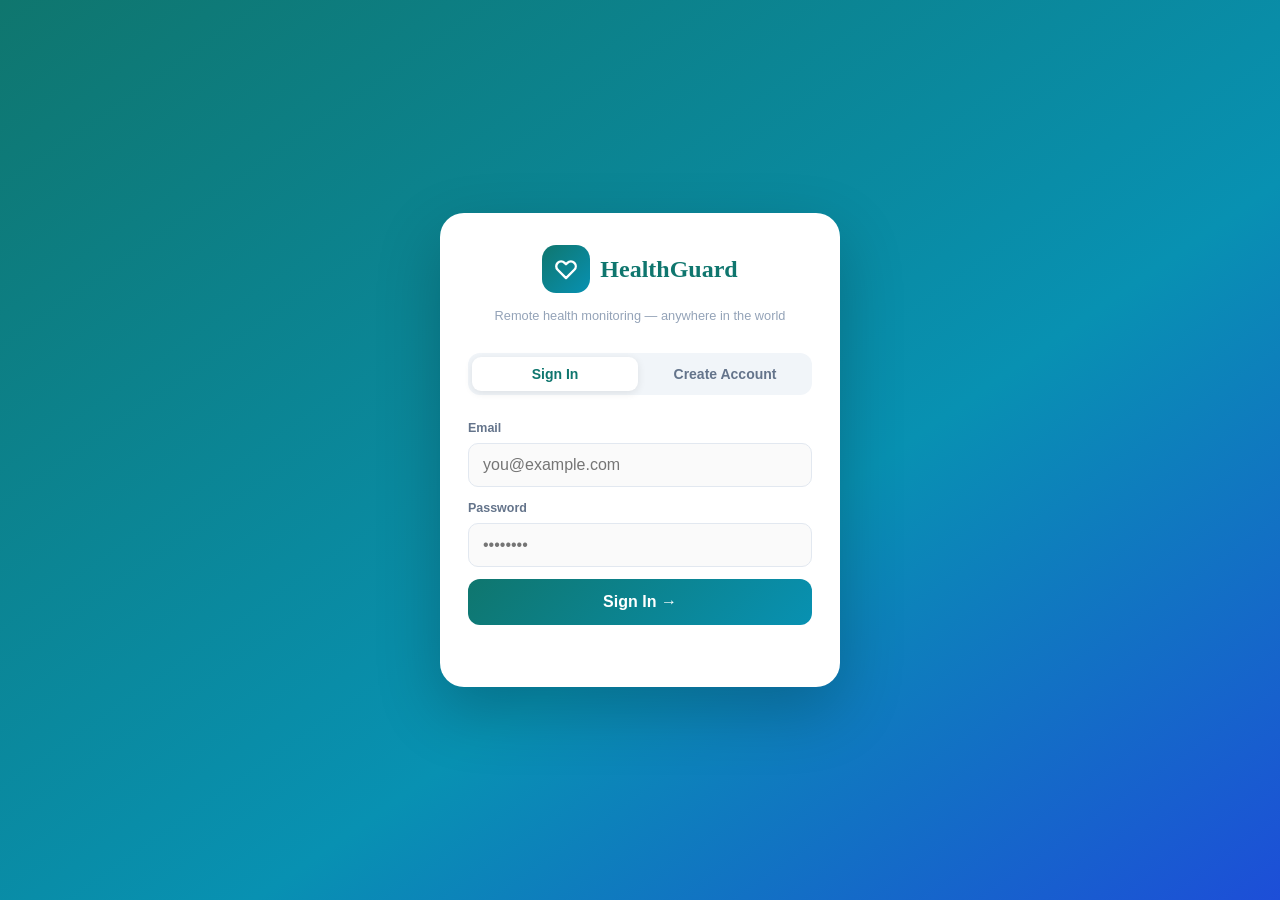
<file: frontend/index.html>
<!DOCTYPE html>
<html lang="en">
<head>
  <meta charset="UTF-8"/>
  <meta name="viewport" content="width=device-width, initial-scale=1.0, maximum-scale=1.0, user-scalable=no"/>
  <meta name="theme-color" content="#0f766e"/>
  <meta name="mobile-web-app-capable" content="yes"/>
  <meta name="apple-mobile-web-app-capable" content="yes"/>
  <title>HealthGuard – Sign In</title>
  <link rel="manifest" href="manifest.json"/>
  <link rel="stylesheet" href="app.css"/>
  <style>
    *,*::before,*::after{box-sizing:border-box}
    html,body{margin:0;padding:0;min-height:100%;background:linear-gradient(145deg,#0f766e 0%,#0891b2 60%,#1d4ed8 100%);font-family:-apple-system,BlinkMacSystemFont,'Segoe UI',Roboto,Arial,sans-serif}
    body{display:flex;align-items:center;justify-content:center;padding:20px;min-height:100vh}
    .card{background:#fff;border-radius:24px;box-shadow:0 24px 64px rgba(0,0,0,.22);padding:32px 28px;width:100%;max-width:400px}
    .logo{display:flex;align-items:center;gap:10px;justify-content:center;margin-bottom:8px}
    .logo-icon{width:48px;height:48px;background:linear-gradient(135deg,#0f766e,#0891b2);border-radius:14px;display:flex;align-items:center;justify-content:center}
    .logo-text{font-size:1.5rem;font-weight:800;font-family:Georgia,serif;color:#0f766e}
    .tagline{text-align:center;color:#94a3b8;font-size:.8rem;margin-bottom:28px}
    .tabs{display:flex;background:#f1f5f9;border-radius:12px;padding:4px;margin-bottom:24px;gap:4px}
    .tab{flex:1;padding:9px;border:none;background:none;border-radius:9px;font-size:.875rem;font-weight:600;cursor:pointer;font-family:inherit;color:#64748b;transition:all .18s}
    .tab.on{background:#fff;color:#0f766e;box-shadow:0 2px 8px rgba(0,0,0,.09)}
    .inp{display:block;width:100%;border:1.5px solid #e2e8f0;border-radius:10px;padding:12px 14px;font-size:16px;outline:none;font-family:inherit;background:#fafafa;transition:border-color .2s;margin-bottom:12px}
    .inp:focus{border-color:#0f766e;background:#fff}
    select.inp{background:#fff}
    label{font-size:.78rem;font-weight:600;color:#64748b;display:block;margin-bottom:5px}
    .btn{display:block;width:100%;background:linear-gradient(135deg,#0f766e,#0891b2);color:#fff;border:none;border-radius:12px;padding:14px;font-size:1rem;font-weight:700;cursor:pointer;font-family:inherit;transition:transform .1s,opacity .2s;margin-top:4px}
    .btn:active{transform:scale(.97);opacity:.9}
    .err{color:#dc2626;font-size:.8rem;margin-top:10px;text-align:center;min-height:20px}
    .ok{color:#166534;font-size:.8rem;margin-top:10px;text-align:center;min-height:20px}
    .role-grid{display:grid;grid-template-columns:1fr 1fr;gap:10px;margin-bottom:12px}
    .role-opt{border:2px solid #e2e8f0;border-radius:12px;padding:14px 10px;text-align:center;cursor:pointer;transition:all .18s}
    .role-opt.on{border-color:#0f766e;background:#f0fdfa}
    .role-opt input{display:none}
    .role-opt .ri{font-size:1.6rem;display:block;margin-bottom:5px}
    .role-opt .rl{font-size:.82rem;font-weight:700;color:#64748b}
    .role-opt.on .rl{color:#0f766e}
    .divider{text-align:center;color:#cbd5e1;font-size:.75rem;margin:4px 0 12px;position:relative}
    .divider::before,.divider::after{content:'';position:absolute;top:50%;width:38%;height:1px;background:#e2e8f0}
    .divider::before{left:0}.divider::after{right:0}
  </style>
</head>
<body>
<div class="card">
  <div class="logo">
    <div class="logo-icon">
      <svg width="26" height="26" fill="none" stroke="#fff" stroke-width="2.2" viewBox="0 0 24 24"><path stroke-linecap="round" stroke-linejoin="round" d="M4.318 6.318a4.5 4.5 0 000 6.364L12 20.364l7.682-7.682a4.5 4.5 0 00-6.364-6.364L12 7.636l-1.318-1.318a4.5 4.5 0 00-6.364 0z"/></svg>
    </div>
    <span class="logo-text">HealthGuard</span>
  </div>
  <p class="tagline">Remote health monitoring — anywhere in the world</p>

  <div class="tabs">
    <button class="tab on" onclick="switchTab('login')">Sign In</button>
    <button class="tab"    onclick="switchTab('register')">Create Account</button>
  </div>

  <!-- LOGIN -->
  <div id="loginForm">
    <label>Email</label>
    <input id="lEmail" type="email" class="inp" placeholder="you@example.com" autocomplete="email"/>
    <label>Password</label>
    <input id="lPass" type="password" class="inp" placeholder="••••••••" autocomplete="current-password"/>
    <button class="btn" onclick="doLogin()">Sign In →</button>
    <div id="lMsg" class="err"></div>
  </div>

  <!-- REGISTER -->
  <div id="regForm" style="display:none">
    <label>Your Name</label>
    <input id="rName" type="text" class="inp" placeholder="Full name" autocomplete="name"/>
    <label>Email</label>
    <input id="rEmail" type="email" class="inp" placeholder="you@example.com" autocomplete="email"/>
    <label>Password</label>
    <input id="rPass" type="password" class="inp" placeholder="Min 6 characters" autocomplete="new-password"/>
    <label>I am a…</label>
    <div class="role-grid">
      <label class="role-opt on" id="rolePatientOpt">
        <input type="radio" name="role" value="patient" checked onchange="pickRole('patient')"/>
        <span class="ri">🧑‍⚕️</span><span class="rl">Patient</span>
      </label>
      <label class="role-opt" id="roleCgOpt">
        <input type="radio" name="role" value="caregiver" onchange="pickRole('caregiver')"/>
        <span class="ri">👩‍⚕️</span><span class="rl">Caregiver</span>
      </label>
    </div>
    <button class="btn" onclick="doRegister()">Create Account →</button>
    <div id="rMsg" class="err"></div>
  </div>
</div>

<script src="js/storage.js"></script>
<script>
  // Redirect if already logged in
  const _u = API.currentUser();
  if(_u){ window.location.href = _u.role==='caregiver' ? 'caregiver.html' : 'patient.html'; }

  let _role='patient';

  function switchTab(t){
    document.querySelectorAll('.tab').forEach((b,i)=>b.classList.toggle('on',i===(t==='login'?0:1)));
    document.getElementById('loginForm').style.display = t==='login'?'':'none';
    document.getElementById('regForm').style.display   = t==='register'?'':'none';
    document.getElementById('lMsg').textContent='';
    document.getElementById('rMsg').textContent='';
  }

  function pickRole(r){
    _role=r;
    document.getElementById('rolePatientOpt').classList.toggle('on',r==='patient');
    document.getElementById('roleCgOpt').classList.toggle('on',r==='caregiver');
  }

  async function doLogin(){
    const btn=event.target;btn.disabled=true;btn.textContent='Signing in…';
    const msg=document.getElementById('lMsg');msg.className='err';msg.textContent='';
    const r = await API.login(document.getElementById('lEmail').value, document.getElementById('lPass').value);
    btn.disabled=false;btn.textContent='Sign In →';
    if(r.ok){
      window.location.href = r.data.user.role==='caregiver' ? 'caregiver.html' : 'patient.html';
    } else {
      msg.textContent = r.data.error || 'Login failed.';
    }
  }

  async function doRegister(){
    const btn=event.target;btn.disabled=true;btn.textContent='Creating…';
    const msg=document.getElementById('rMsg');msg.className='err';msg.textContent='';
    const r = await API.register(
      document.getElementById('rName').value,
      document.getElementById('rEmail').value,
      document.getElementById('rPass').value,
      _role
    );
    btn.disabled=false;btn.textContent='Create Account →';
    if(r.ok){
      msg.className='ok';msg.textContent='Account created! Signing you in…';
      const r2 = await API.login(document.getElementById('rEmail').value, document.getElementById('rPass').value);
      if(r2.ok) window.location.href = r2.data.user.role==='caregiver' ? 'caregiver.html' : 'patient.html';
    } else {
      msg.textContent = r.data.error || 'Registration failed.';
    }
  }

  // Enter key support
  document.addEventListener('keydown', e=>{ if(e.key==='Enter'){ const lf=document.getElementById('loginForm'); lf.style.display!=='none'?doLogin():doRegister(); }});
</script>
</body>
</html>
</file>
<file: frontend/app.css>
/* ============================================================
   app.css – HealthGuard local utility CSS
   Replaces Tailwind CDN + Google Fonts for full offline use
   ============================================================ */

/* ── Reset ── */
*, *::before, *::after { box-sizing: border-box; }
html { line-height: 1.5; -webkit-text-size-adjust: 100%; tab-size: 4; }
body { margin: 0; font-family: -apple-system, BlinkMacSystemFont, 'Segoe UI', Roboto, 'Helvetica Neue', Arial, sans-serif; }
hr { border: none; border-top: 1px solid #e2e8f0; }
a { color: inherit; }
button, input, select, textarea { font-family: inherit; font-size: 100%; }
svg { display: block; }

/* ── Typography ── */
.serif { font-family: Georgia, 'Times New Roman', serif; }
.font-semibold { font-weight: 600; }
.font-bold { font-weight: 700; }
.font-medium { font-weight: 500; }
.font-normal { font-weight: 400; }
.text-xs  { font-size: .75rem;  line-height: 1rem; }
.text-sm  { font-size: .875rem; line-height: 1.25rem; }
.text-base{ font-size: 1rem;    line-height: 1.5rem; }
.text-lg  { font-size: 1.125rem;line-height: 1.75rem; }
.text-xl  { font-size: 1.25rem; line-height: 1.75rem; }
.text-2xl { font-size: 1.5rem;  line-height: 2rem; }
.text-3xl { font-size: 1.875rem;line-height: 2.25rem; }
.uppercase { text-transform: uppercase; }
.lowercase { text-transform: lowercase; }
.tracking-wide { letter-spacing: .025em; }
.text-center  { text-align: center; }
.text-left    { text-align: left; }
.text-right   { text-align: right; }
.truncate { overflow: hidden; text-overflow: ellipsis; white-space: nowrap; }
.whitespace-nowrap { white-space: nowrap; }
.break-words { word-break: break-word; }
.underline { text-decoration: underline; }
.no-underline { text-decoration: none; }
.italic { font-style: italic; }
.leading-none   { line-height: 1; }
.leading-tight  { line-height: 1.25; }
.leading-snug   { line-height: 1.375; }
.leading-normal { line-height: 1.5; }
.leading-relaxed{ line-height: 1.625; }

/* ── Colors – text ── */
.text-white      { color: #fff; }
.text-black      { color: #000; }
.text-gray-300   { color: #d1d5db; }
.text-gray-400   { color: #9ca3af; }
.text-gray-500   { color: #6b7280; }
.text-gray-600   { color: #4b5563; }
.text-gray-700   { color: #374151; }
.text-gray-800   { color: #1f2937; }
.text-gray-900   { color: #111827; }
.text-slate-400  { color: #94a3b8; }
.text-slate-500  { color: #64748b; }
.text-slate-600  { color: #475569; }
.text-slate-700  { color: #334155; }
.text-slate-800  { color: #1e293b; }
.text-teal-100   { color: #ccfbf1; }
.text-teal-400   { color: #2dd4bf; }
.text-teal-500   { color: #14b8a6; }
.text-teal-600   { color: #0d9488; }
.text-teal-700   { color: #0f766e; }
.text-teal-800   { color: #115e59; }
.text-teal-900   { color: #134e4a; }
.text-cyan-400   { color: #22d3ee; }
.text-blue-400   { color: #60a5fa; }
.text-blue-500   { color: #3b82f6; }
.text-blue-600   { color: #2563eb; }
.text-blue-700   { color: #1d4ed8; }
.text-blue-800   { color: #1e40af; }
.text-blue-900   { color: #1e3a8a; }
.text-red-400    { color: #f87171; }
.text-red-500    { color: #ef4444; }
.text-red-600    { color: #dc2626; }
.text-red-700    { color: #b91c1c; }
.text-purple-600 { color: #9333ea; }
.text-purple-700 { color: #7e22ce; }
.text-violet-600 { color: #7c3aed; }
.text-violet-700 { color: #6d28d9; }
.text-green-600  { color: #16a34a; }
.text-green-700  { color: #15803d; }
.text-emerald-600{ color: #059669; }
.text-yellow-600 { color: #ca8a04; }
.text-orange-600 { color: #ea580c; }
.text-amber-700  { color: #b45309; }
.text-rose-600   { color: #e11d48; }
.text-indigo-600 { color: #4f46e5; }

/* ── Colors – background ── */
.bg-white       { background-color: #fff; }
.bg-black       { background-color: #000; }
.bg-transparent { background-color: transparent; }
.bg-gray-50     { background-color: #f9fafb; }
.bg-gray-100    { background-color: #f3f4f6; }
.bg-gray-200    { background-color: #e5e7eb; }
.bg-slate-50    { background-color: #f8fafc; }
.bg-slate-100   { background-color: #f1f5f9; }
.bg-teal-50     { background-color: #f0fdfa; }
.bg-teal-100    { background-color: #ccfbf1; }
.bg-teal-200    { background-color: #99f6e4; }
.bg-teal-300    { background-color: #5eead4; }
.bg-teal-600    { background-color: #0d9488; }
.bg-teal-700    { background-color: #0f766e; }
.bg-cyan-400    { background-color: #22d3ee; }
.bg-blue-50     { background-color: #eff6ff; }
.bg-blue-100    { background-color: #dbeafe; }
.bg-blue-600    { background-color: #2563eb; }
.bg-blue-700    { background-color: #1d4ed8; }
.bg-red-50      { background-color: #fff1f2; }
.bg-red-100     { background-color: #fee2e2; }
.bg-green-50    { background-color: #f0fdf4; }
.bg-green-100   { background-color: #dcfce7; }
.bg-purple-50   { background-color: #faf5ff; }
.bg-purple-100  { background-color: #f3e8ff; }
.bg-violet-50   { background-color: #f5f3ff; }
.bg-violet-100  { background-color: #ede9fe; }
.bg-yellow-50   { background-color: #fefce8; }
.bg-yellow-100  { background-color: #fef9c3; }
.bg-orange-100  { background-color: #ffedd5; }
.bg-emerald-400 { background-color: #34d399; }
.bg-sky-50      { background-color: #f0f9ff; }
.bg-sky-100     { background-color: #e0f2fe; }

/* ── Border ── */
.border      { border-width: 1px; border-style: solid; }
.border-0    { border-width: 0; }
.border-2    { border-width: 2px; border-style: solid; }
.border-4    { border-width: 4px; border-style: solid; }
.border-t    { border-top-width: 1px; border-top-style: solid; }
.border-b    { border-bottom-width: 1px; border-bottom-style: solid; }
.border-l    { border-left-width: 1px; border-left-style: solid; }
.border-r    { border-right-width: 1px; border-right-style: solid; }
.border-dashed { border-style: dashed; }
.border-none   { border: none; }
.border-gray-100{ border-color: #f3f4f6; }
.border-gray-200{ border-color: #e5e7eb; }
.border-slate-100{border-color: #f1f5f9; }
.border-slate-200{border-color: #e2e8f0; }
.border-teal-200{ border-color: #99f6e4; }
.border-teal-400{ border-color: #2dd4bf; }
.border-blue-100{ border-color: #dbeafe; }
.border-blue-200{ border-color: #bfdbfe; }
.border-red-200 { border-color: #fecaca; }
.border-green-100{border-color: #dcfce7; }
.border-purple-100{border-color: #f3e8ff; }
.border-violet-100{border-color: #ddd6fe; }
.border-yellow-200{border-color: #fde047; }
.border-white   { border-color: #fff; }

/* ── Border radius ── */
.rounded       { border-radius: .25rem; }
.rounded-md    { border-radius: .375rem; }
.rounded-lg    { border-radius: .5rem; }
.rounded-xl    { border-radius: .75rem; }
.rounded-2xl   { border-radius: 1rem; }
.rounded-3xl   { border-radius: 1.5rem; }
.rounded-full  { border-radius: 9999px; }
.rounded-t-xl  { border-top-left-radius: .75rem; border-top-right-radius: .75rem; }
.rounded-t-2xl { border-top-left-radius: 1rem;   border-top-right-radius: 1rem; }
.rounded-b-xl  { border-bottom-left-radius:.75rem; border-bottom-right-radius:.75rem; }

/* ── Shadow ── */
.shadow        { box-shadow: 0 1px 3px rgba(0,0,0,.1), 0 1px 2px rgba(0,0,0,.06); }
.shadow-md     { box-shadow: 0 4px 6px rgba(0,0,0,.07), 0 2px 4px rgba(0,0,0,.06); }
.shadow-lg     { box-shadow: 0 10px 15px rgba(0,0,0,.1), 0 4px 6px rgba(0,0,0,.05); }
.shadow-xl     { box-shadow: 0 20px 25px rgba(0,0,0,.1), 0 10px 10px rgba(0,0,0,.04); }
.shadow-2xl    { box-shadow: 0 25px 50px rgba(0,0,0,.18); }
.shadow-none   { box-shadow: none; }

/* ── Display ── */
.block         { display: block; }
.inline        { display: inline; }
.inline-block  { display: inline-block; }
.inline-flex   { display: inline-flex; }
.flex          { display: flex; }
.grid          { display: grid; }
.hidden        { display: none !important; }
.contents      { display: contents; }

/* ── Flex ── */
.flex-1        { flex: 1 1 0%; }
.flex-auto     { flex: 1 1 auto; }
.flex-none     { flex: none; }
.flex-shrink-0 { flex-shrink: 0; }
.flex-grow     { flex-grow: 1; }
.flex-row      { flex-direction: row; }
.flex-col      { flex-direction: column; }
.flex-wrap     { flex-wrap: wrap; }
.flex-nowrap   { flex-wrap: nowrap; }
.items-start   { align-items: flex-start; }
.items-center  { align-items: center; }
.items-end     { align-items: flex-end; }
.items-stretch { align-items: stretch; }
.justify-start  { justify-content: flex-start; }
.justify-center { justify-content: center; }
.justify-end    { justify-content: flex-end; }
.justify-between{ justify-content: space-between; }
.justify-around { justify-content: space-around; }
.self-start    { align-self: flex-start; }
.self-center   { align-self: center; }
.self-end      { align-self: flex-end; }
.self-stretch  { align-self: stretch; }

/* ── Gap ── */
.gap-1  { gap: .25rem; }
.gap-2  { gap: .5rem; }
.gap-3  { gap: .75rem; }
.gap-4  { gap: 1rem; }
.gap-5  { gap: 1.25rem; }
.gap-6  { gap: 1.5rem; }
.gap-8  { gap: 2rem; }
.gap-10 { gap: 2.5rem; }

/* ── Grid ── */
.grid-cols-1 { grid-template-columns: repeat(1, minmax(0, 1fr)); }
.grid-cols-2 { grid-template-columns: repeat(2, minmax(0, 1fr)); }
.grid-cols-3 { grid-template-columns: repeat(3, minmax(0, 1fr)); }
.grid-cols-4 { grid-template-columns: repeat(4, minmax(0, 1fr)); }
.col-span-2  { grid-column: span 2; }

/* ── Width / Height ── */
.w-full  { width: 100%; }
.w-auto  { width: auto; }
.w-4   { width: 1rem; }
.w-5   { width: 1.25rem; }
.w-6   { width: 1.5rem; }
.w-7   { width: 1.75rem; }
.w-8   { width: 2rem; }
.w-10  { width: 2.5rem; }
.w-12  { width: 3rem; }
.w-14  { width: 3.5rem; }
.w-16  { width: 4rem; }
.w-20  { width: 5rem; }
.w-24  { width: 6rem; }
.w-32  { width: 8rem; }
.w-48  { width: 12rem; }
.w-56  { width: 14rem; }
.w-64  { width: 16rem; }
.w-72  { width: 18rem; }
.w-80  { width: 20rem; }
.w-96  { width: 24rem; }
.h-1   { height: .25rem; }
.h-4   { height: 1rem; }
.h-5   { height: 1.25rem; }
.h-6   { height: 1.5rem; }
.h-7   { height: 1.75rem; }
.h-8   { height: 2rem; }
.h-10  { height: 2.5rem; }
.h-12  { height: 3rem; }
.h-16  { height: 4rem; }
.h-20  { height: 5rem; }
.h-24  { height: 6rem; }
.h-32  { height: 8rem; }
.h-48  { height: 12rem; }
.h-56  { height: 14rem; }
.h-64  { height: 16rem; }
.h-72  { height: 18rem; }
.h-80  { height: 20rem; }
.h-96  { height: 24rem; }
.h-full{ height: 100%; }
.h-screen { height: 100vh; }
.min-h-screen { min-height: 100vh; }
.min-h-full   { min-height: 100%; }
.max-w-xs  { max-width: 20rem; }
.max-w-sm  { max-width: 24rem; }
.max-w-md  { max-width: 28rem; }
.max-w-lg  { max-width: 32rem; }
.max-w-xl  { max-width: 36rem; }
.max-w-2xl { max-width: 42rem; }
.max-w-full{ max-width: 100%; }
.max-h-full    { max-height: 100%; }
.max-h-screen  { max-height: 100vh; }
.min-w-0       { min-width: 0; }

/* ── Spacing – margin ── */
.m-0   { margin: 0; }
.m-1   { margin: .25rem; }
.m-2   { margin: .5rem; }
.m-3   { margin: .75rem; }
.m-4   { margin: 1rem; }
.m-auto{ margin: auto; }
.mx-auto{ margin-left: auto; margin-right: auto; }
.my-auto{ margin-top: auto; margin-bottom: auto; }
.mx-2  { margin-left: .5rem;  margin-right: .5rem; }
.mx-3  { margin-left: .75rem; margin-right: .75rem; }
.mx-4  { margin-left: 1rem;   margin-right: 1rem; }
.my-1  { margin-top: .25rem;  margin-bottom: .25rem; }
.my-2  { margin-top: .5rem;   margin-bottom: .5rem; }
.my-3  { margin-top: .75rem;  margin-bottom: .75rem; }
.my-4  { margin-top: 1rem;    margin-bottom: 1rem; }
.mt-0  { margin-top: 0; }
.mt-1  { margin-top: .25rem; }
.mt-2  { margin-top: .5rem; }
.mt-3  { margin-top: .75rem; }
.mt-4  { margin-top: 1rem; }
.mt-5  { margin-top: 1.25rem; }
.mt-6  { margin-top: 1.5rem; }
.mt-8  { margin-top: 2rem; }
.mb-0  { margin-bottom: 0; }
.mb-1  { margin-bottom: .25rem; }
.mb-2  { margin-bottom: .5rem; }
.mb-3  { margin-bottom: .75rem; }
.mb-4  { margin-bottom: 1rem; }
.mb-5  { margin-bottom: 1.25rem; }
.mb-6  { margin-bottom: 1.5rem; }
.mb-8  { margin-bottom: 2rem; }
.ml-0  { margin-left: 0; }
.ml-1  { margin-left: .25rem; }
.ml-2  { margin-left: .5rem; }
.ml-3  { margin-left: .75rem; }
.ml-4  { margin-left: 1rem; }
.ml-auto{ margin-left: auto; }
.mr-0  { margin-right: 0; }
.mr-1  { margin-right: .25rem; }
.mr-2  { margin-right: .5rem; }
.mr-3  { margin-right: .75rem; }
.mr-4  { margin-right: 1rem; }
.mr-auto{ margin-right: auto; }

/* ── Spacing – padding ── */
.p-0  { padding: 0; }
.p-1  { padding: .25rem; }
.p-2  { padding: .5rem; }
.p-3  { padding: .75rem; }
.p-4  { padding: 1rem; }
.p-5  { padding: 1.25rem; }
.p-6  { padding: 1.5rem; }
.p-8  { padding: 2rem; }
.px-1 { padding-left: .25rem; padding-right: .25rem; }
.px-2 { padding-left: .5rem;  padding-right: .5rem; }
.px-3 { padding-left: .75rem; padding-right: .75rem; }
.px-4 { padding-left: 1rem;   padding-right: 1rem; }
.px-5 { padding-left: 1.25rem;padding-right: 1.25rem; }
.px-6 { padding-left: 1.5rem; padding-right: 1.5rem; }
.px-8 { padding-left: 2rem;   padding-right: 2rem; }
.py-1 { padding-top: .25rem;  padding-bottom: .25rem; }
.py-2 { padding-top: .5rem;   padding-bottom: .5rem; }
.py-3 { padding-top: .75rem;  padding-bottom: .75rem; }
.py-4 { padding-top: 1rem;    padding-bottom: 1rem; }
.py-5 { padding-top: 1.25rem; padding-bottom: 1.25rem; }
.py-6 { padding-top: 1.5rem;  padding-bottom: 1.5rem; }
.py-7 { padding-top: 1.75rem; padding-bottom: 1.75rem; }
.py-8 { padding-top: 2rem;    padding-bottom: 2rem; }
.pt-0 { padding-top: 0; }
.pt-1 { padding-top: .25rem; }
.pt-2 { padding-top: .5rem; }
.pt-3 { padding-top: .75rem; }
.pt-4 { padding-top: 1rem; }
.pt-5 { padding-top: 1.25rem; }
.pt-6 { padding-top: 1.5rem; }
.pt-7 { padding-top: 1.75rem; }
.pb-1 { padding-bottom: .25rem; }
.pb-2 { padding-bottom: .5rem; }
.pb-3 { padding-bottom: .75rem; }
.pb-4 { padding-bottom: 1rem; }
.pb-5 { padding-bottom: 1.25rem; }
.pb-6 { padding-bottom: 1.5rem; }
.pb-8 { padding-bottom: 2rem; }
.pl-1 { padding-left: .25rem; }
.pl-2 { padding-left: .5rem; }
.pl-3 { padding-left: .75rem; }
.pl-4 { padding-left: 1rem; }
.pr-1 { padding-right: .25rem; }
.pr-2 { padding-right: .5rem; }
.pr-3 { padding-right: .75rem; }
.pr-4 { padding-right: 1rem; }
.pr-5 { padding-right: 1.25rem; }
.pr-10{ padding-right: 2.5rem; }

/* ── Position ── */
.static   { position: static; }
.relative { position: relative; }
.absolute { position: absolute; }
.fixed    { position: fixed; }
.sticky   { position: sticky; }
.inset-0  { top: 0; right: 0; bottom: 0; left: 0; }
.inset-x-0{ left: 0; right: 0; }
.inset-y-0{ top: 0; bottom: 0; }
.top-0    { top: 0; }
.top-1    { top: .25rem; }
.right-0  { right: 0; }
.right-1  { right: .25rem; }
.bottom-0 { bottom: 0; }
.left-0   { left: 0; }

/* ── Z-index ── */
.z-0  { z-index: 0; }
.z-10 { z-index: 10; }
.z-20 { z-index: 20; }
.z-30 { z-index: 30; }
.z-40 { z-index: 40; }
.z-50 { z-index: 50; }
.-z-10{ z-index: -10; }

/* ── Overflow ── */
.overflow-hidden { overflow: hidden; }
.overflow-auto   { overflow: auto; }
.overflow-scroll { overflow: scroll; }
.overflow-x-hidden { overflow-x: hidden; }
.overflow-y-auto   { overflow-y: auto; }
.overflow-y-scroll { overflow-y: scroll; }

/* ── Opacity ── */
.opacity-0   { opacity: 0; }
.opacity-50  { opacity: .5; }
.opacity-60  { opacity: .6; }
.opacity-70  { opacity: .7; }
.opacity-75  { opacity: .75; }
.opacity-90  { opacity: .9; }
.opacity-100 { opacity: 1; }

/* ── Cursor / select ── */
.cursor-pointer { cursor: pointer; }
.cursor-default { cursor: default; }
.select-none    { user-select: none; }
.pointer-events-none { pointer-events: none; }

/* ── Object ── */
.object-cover   { object-fit: cover; }
.object-contain { object-fit: contain; }

/* ── Transition ── */
.transition     { transition: all .15s ease; }
.transition-all { transition: all .3s ease; }
.transition-colors { transition: color .15s, background-color .15s, border-color .15s; }
.duration-150   { transition-duration: 150ms; }
.duration-300   { transition-duration: 300ms; }
.ease-in-out    { transition-timing-function: ease-in-out; }

/* ── Transform ── */
.transform  { transform: translateZ(0); }
.scale-95   { transform: scale(.95); }
.scale-100  { transform: scale(1); }
.-translate-x-full { transform: translateX(-100%); }
.-translate-y-1\/2 { transform: translateY(-50%); }

/* ── Misc ── */
.appearance-none { -webkit-appearance: none; appearance: none; }
.resize-none     { resize: none; }
.resize-y        { resize: vertical; }
.sr-only         { position: absolute; width: 1px; height: 1px; padding: 0; margin: -1px; overflow: hidden; clip: rect(0,0,0,0); border: 0; }
.list-none       { list-style: none; }

/* ── Hover utilities ── */
.hover\:underline:hover { text-decoration: underline; }
.hover\:opacity-90:hover { opacity: .9; }

/* ── Responsive breakpoints ── */
@media (min-width: 640px) {
  .sm\:col-span-2 { grid-column: span 2; }
  .sm\:grid-cols-2 { grid-template-columns: repeat(2, minmax(0,1fr)); }
  .sm\:flex-row   { flex-direction: row; }
  .sm\:px-6 { padding-left: 1.5rem; padding-right: 1.5rem; }
}
@media (min-width: 768px) {
  .md\:flex  { display: flex; }
  .md\:hidden { display: none !important; }
  .md\:block  { display: block; }
  .md\:grid-cols-2 { grid-template-columns: repeat(2, minmax(0,1fr)); }
  .md\:px-8 { padding-left: 2rem; padding-right: 2rem; }
  .md\:text-base { font-size: 1rem; }
  .md-grid-2 { grid-template-columns: 1fr 1fr !important; }
}

/* ── bg/20 opacity shorthand used in index.html ── */
.bg-white\/20 { background-color: rgba(255,255,255,.2); }
.bg-white\/30 { background-color: rgba(255,255,255,.3); }
</file>
